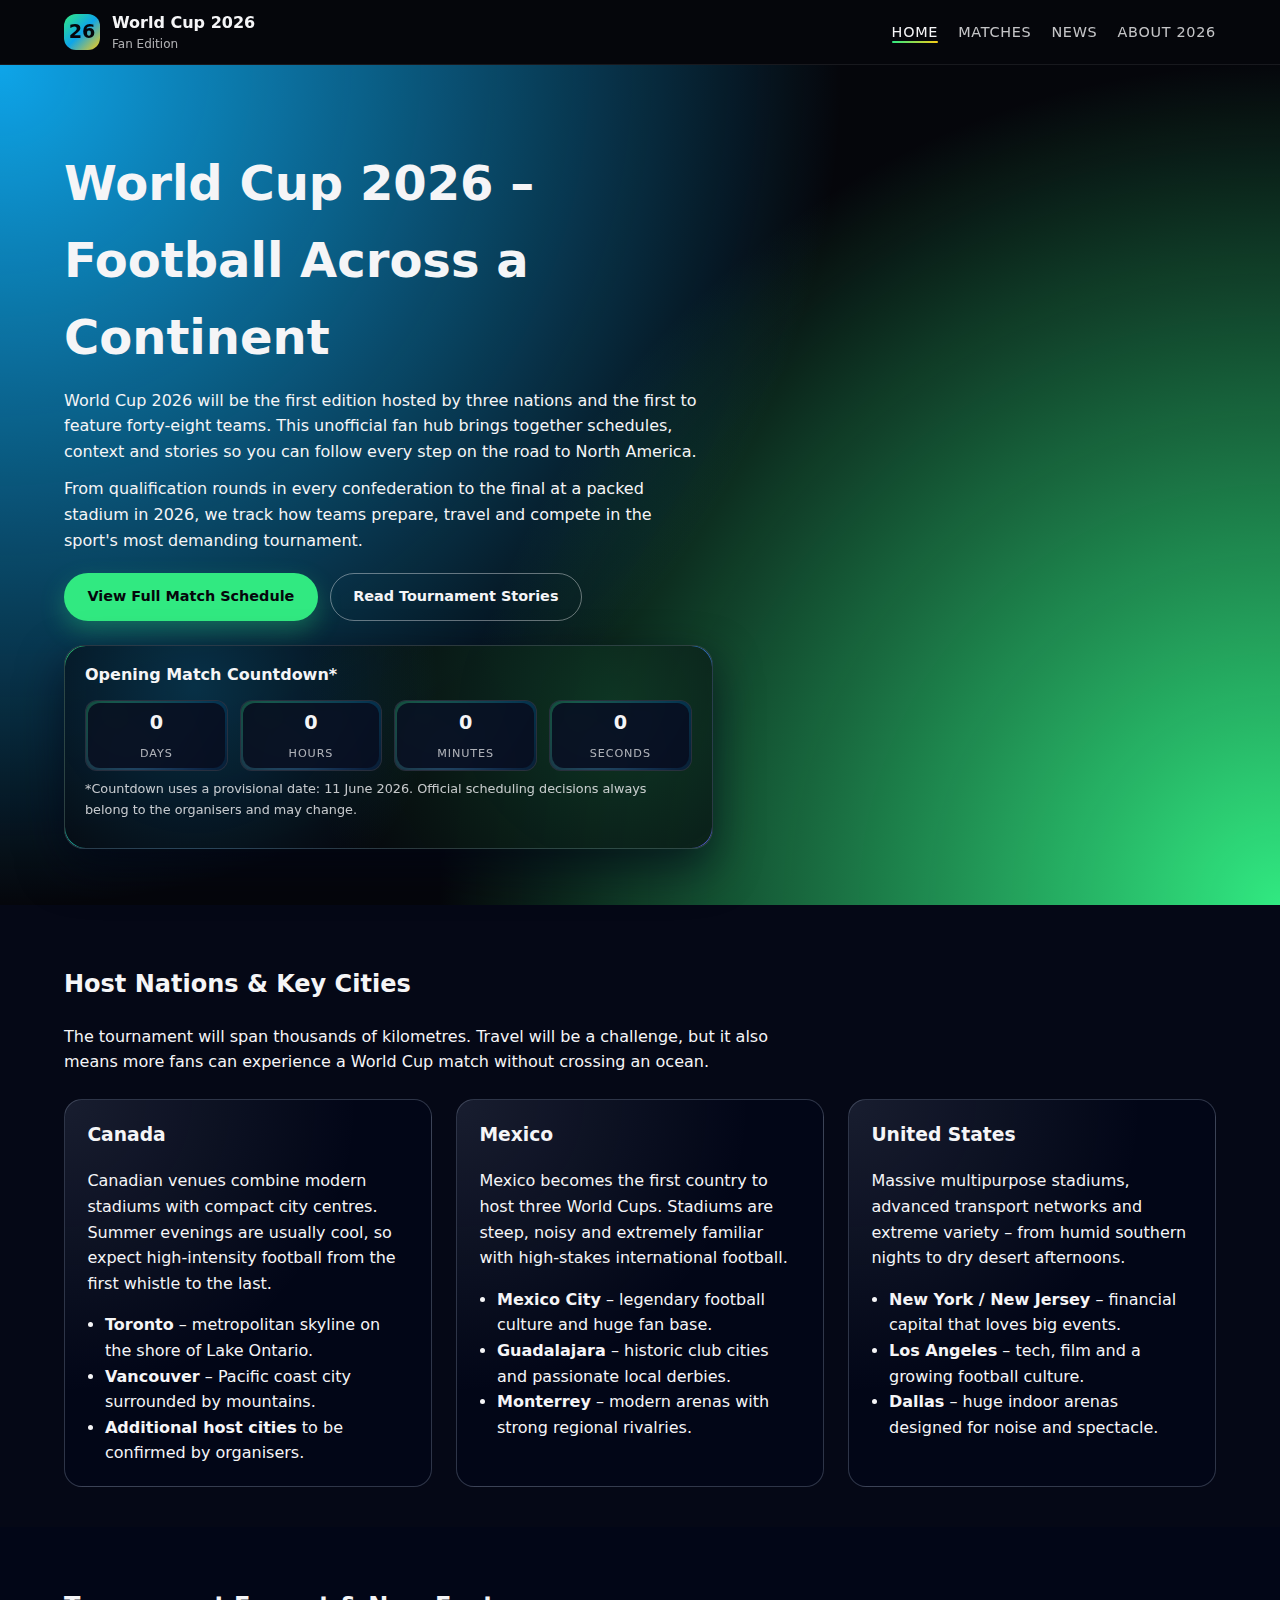
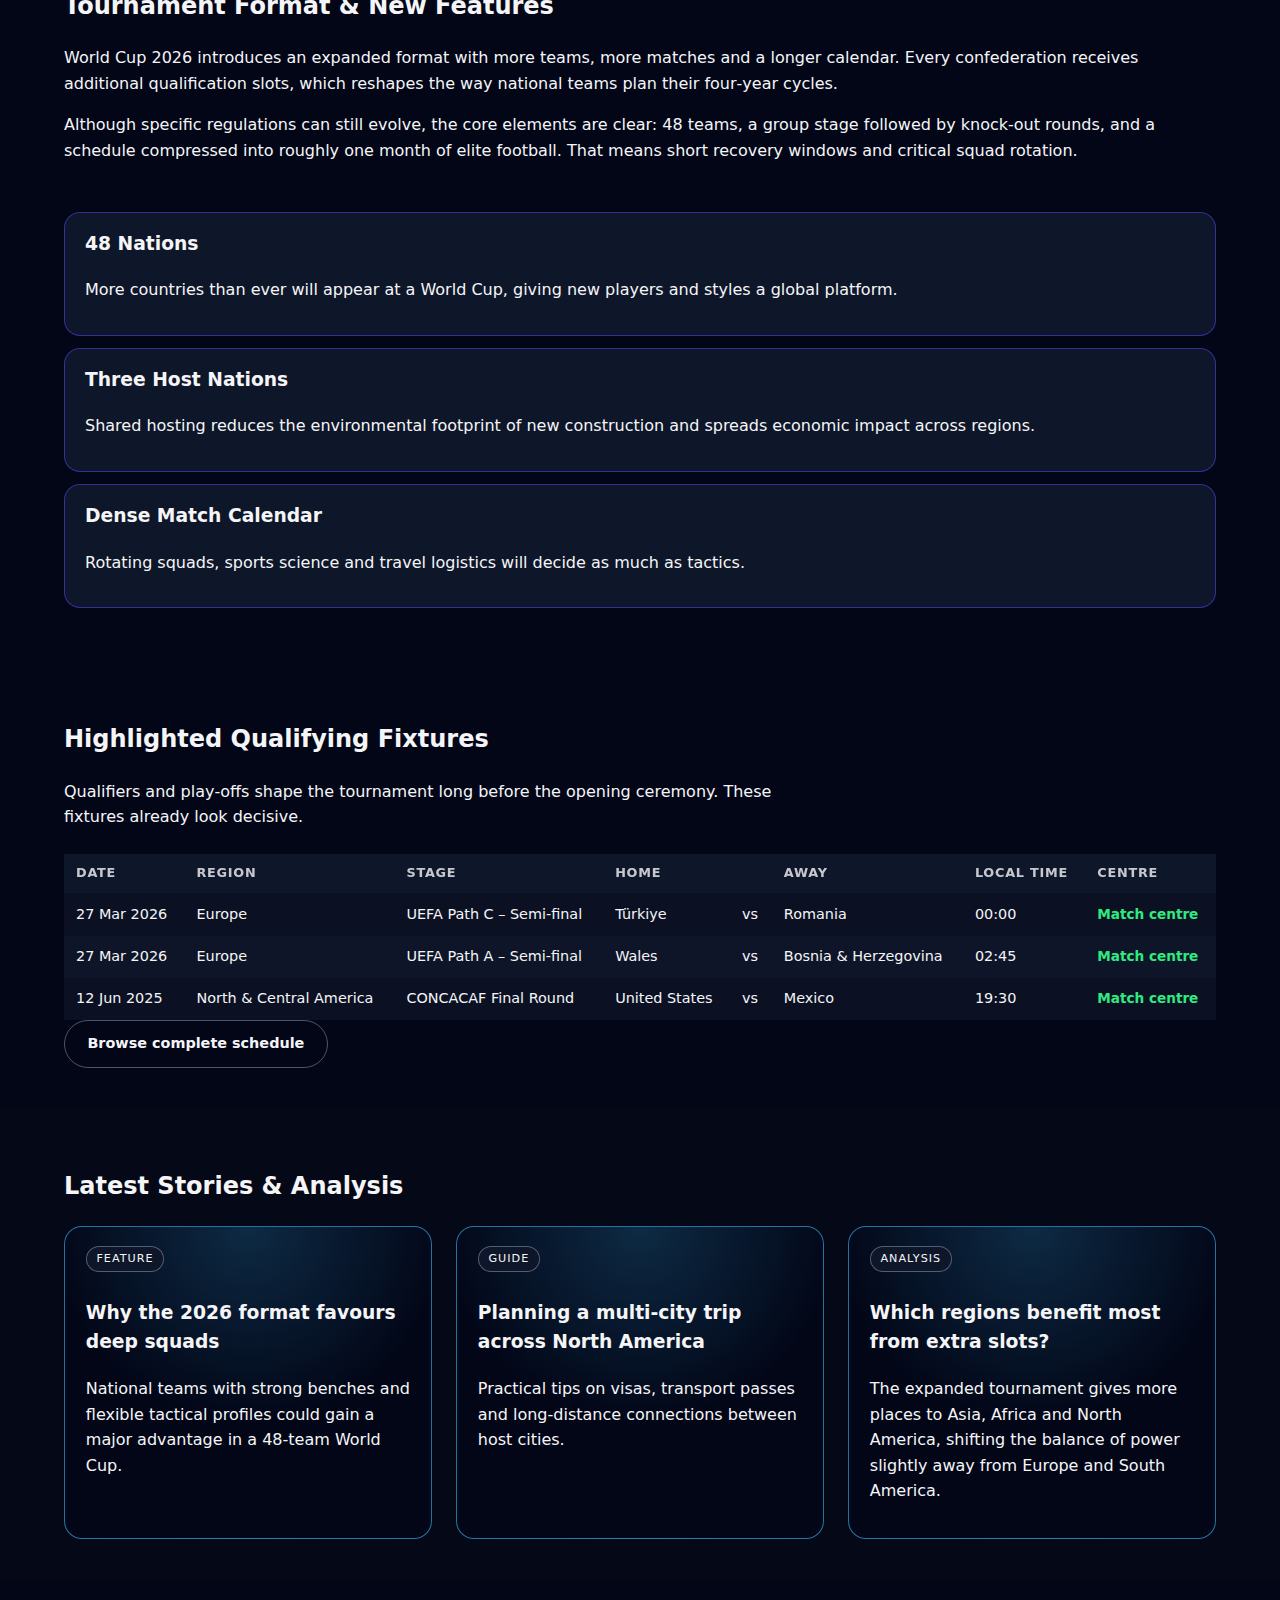
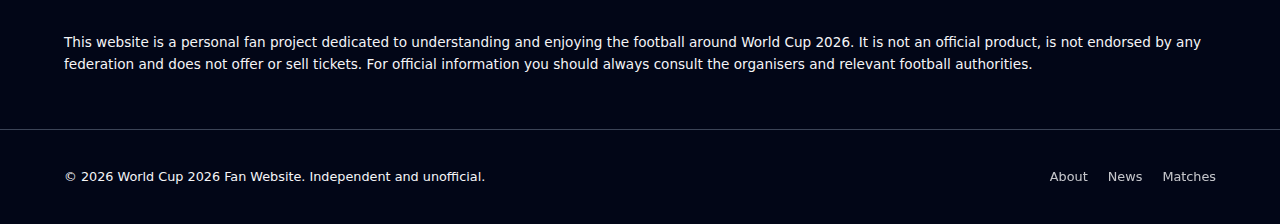
<file: index.html>
<!DOCTYPE html>
<html lang="en">
<head>
  <meta charset="UTF-8">
  <title>World Cup 2026 | Fan Hub, Schedule & Host Cities</title>
  <meta name="viewport" content="width=device-width, initial-scale=1">
  <meta name="description"
        content="Independent World Cup 2026 fan website with match schedule, qualifiers, host cities, news, guides and analysis for the tournament in Canada, Mexico and the United States.">
  <meta name="keywords"
        content="World Cup 2026, football world cup, soccer 2026, match schedule, qualifiers, host cities, Canada, Mexico, USA">
  <link rel="canonical" href="https://www.your-domain.com/">
  <meta name="robots" content="index,follow">

  <meta property="og:title" content="World Cup 2026 | Global Football Championship Fan Hub">
  <meta property="og:description"
        content="Follow the road to World Cup 2026 with fixtures, tables, news and host city guides. Unofficial, independent coverage.">
  <meta property="og:type" content="website">
  <meta property="og:url" content="https://www.your-domain.com/">
  <meta property="og:image" content="https://www.your-domain.com/assets/img/hero-2026.jpg">

  <link rel="stylesheet" href="assets/css/style.css">

  <script type="application/ld+json">
  {
    "@context": "https://schema.org",
    "@type": "WebSite",
    "name": "World Cup 2026",
    "url": "https://www.your-domain.com/",
    "description": "Independent World Cup 2026 fan website with fixtures, news and host city guides.",
    "inLanguage": "en",
    "potentialAction": {
      "@type": "SearchAction",
      "target": "https://www.your-domain.com/search?q={search_term_string}",
      "query-input": "required name=search_term_string"
    }
  }
  </script>
</head>
<body>
<header class="site-header">
  <div class="container header-inner">
    <a href="index.html" class="logo">
      <div class="logo-mark">26</div>
      <div class="logo-text">
        <span class="logo-title">World Cup 2026</span>
        <span class="logo-subtitle">Fan Edition</span>
      </div>
    </a>

    <nav class="main-nav" aria-label="Primary navigation">
      <button class="nav-toggle" aria-label="Toggle navigation">
        <span></span><span></span><span></span>
      </button>
      <ul class="nav-links">
        <li><a href="index.html" class="active">Home</a></li>
        <li><a href="matches.html">Matches</a></li>
        <li><a href="news.html">News</a></li>
        <li><a href="about.html">About 2026</a></li>
      </ul>
    </nav>
  </div>
</header>

<main>
  <!-- HERO -->
  <section class="hero" aria-labelledby="hero-heading">
    <div class="container hero-inner">
      <div class="hero-text">
        <h1 id="hero-heading">World Cup 2026 – Football Across a Continent</h1>
        <p>
          World Cup 2026 will be the first edition hosted by three nations and the first to feature
          forty‑eight teams. This unofficial fan hub brings together schedules, context and stories
          so you can follow every step on the road to North America.
        </p>
        <p>
          From qualification rounds in every confederation to the final at a packed stadium in 2026,
          we track how teams prepare, travel and compete in the sport's most demanding tournament.
        </p>
        <div class="hero-cta">
          <a href="matches.html" class="btn primary">View Full Match Schedule</a>
          <a href="news.html" class="btn secondary">Read Tournament Stories</a>
        </div>

        <div class="countdown" aria-label="Countdown to opening match">
          <h2>Opening Match Countdown*</h2>
          <div class="countdown-grid">
            <div><span id="days">0</span><small>Days</small></div>
            <div><span id="hours">0</span><small>Hours</small></div>
            <div><span id="minutes">0</span><small>Minutes</small></div>
            <div><span id="seconds">0</span><small>Seconds</small></div>
          </div>
          <p class="countdown-note">
            *Countdown uses a provisional date: 11 June 2026. Official scheduling decisions always
            belong to the organisers and may change.
          </p>
        </div>
      </div>

      <figure class="hero-media">
        <div class="hero-panel hero-panel-top"></div>
        <div class="hero-panel hero-panel-mid"></div>
        <div class="hero-panel hero-panel-bottom"></div>
        <figcaption class="visually-hidden">
          Abstract illustration inspired by football, representing three host nations.
        </figcaption>
      </figure>
    </div>
  </section>

  <!-- HOSTS -->
  <section class="hosts" aria-labelledby="hosts-heading">
    <div class="container">
      <h2 id="hosts-heading">Host Nations & Key Cities</h2>
      <p class="section-intro">
        The tournament will span thousands of kilometres. Travel will be a challenge, but it also
        means more fans can experience a World Cup match without crossing an ocean.
      </p>
      <div class="card-grid">
        <article class="card">
          <h3>Canada</h3>
          <p>
            Canadian venues combine modern stadiums with compact city centres. Summer evenings are
            usually cool, so expect high‑intensity football from the first whistle to the last.
          </p>
          <ul>
            <li><strong>Toronto</strong> – metropolitan skyline on the shore of Lake Ontario.</li>
            <li><strong>Vancouver</strong> – Pacific coast city surrounded by mountains.</li>
            <li><strong>Additional host cities</strong> to be confirmed by organisers.</li>
          </ul>
        </article>

        <article class="card">
          <h3>Mexico</h3>
          <p>
            Mexico becomes the first country to host three World Cups. Stadiums are steep,
            noisy and extremely familiar with high‑stakes international football.
          </p>
          <ul>
            <li><strong>Mexico City</strong> – legendary football culture and huge fan base.</li>
            <li><strong>Guadalajara</strong> – historic club cities and passionate local derbies.</li>
            <li><strong>Monterrey</strong> – modern arenas with strong regional rivalries.</li>
          </ul>
        </article>

        <article class="card">
          <h3>United States</h3>
          <p>
            Massive multipurpose stadiums, advanced transport networks and extreme variety –
            from humid southern nights to dry desert afternoons.
          </p>
          <ul>
            <li><strong>New York / New Jersey</strong> – financial capital that loves big events.</li>
            <li><strong>Los Angeles</strong> – tech, film and a growing football culture.</li>
            <li><strong>Dallas</strong> – huge indoor arenas designed for noise and spectacle.</li>
          </ul>
        </article>
      </div>
    </div>
  </section>

  <!-- FORMAT & KEY CHANGES -->
  <section class="format" aria-labelledby="format-heading">
    <div class="container format-inner">
      <div>
        <h2 id="format-heading">Tournament Format & New Features</h2>
        <p>
          World Cup 2026 introduces an expanded format with more teams, more matches and a longer
          calendar. Every confederation receives additional qualification slots, which reshapes
          the way national teams plan their four‑year cycles.
        </p>
        <p>
          Although specific regulations can still evolve, the core elements are clear: 48 teams,
          a group stage followed by knock‑out rounds, and a schedule compressed into roughly one
          month of elite football. That means short recovery windows and critical squad rotation.
        </p>
      </div>
      <div class="format-list">
        <article class="pill">
          <h3>48 Nations</h3>
          <p>
            More countries than ever will appear at a World Cup, giving new players and styles a
            global platform.
          </p>
        </article>
        <article class="pill">
          <h3>Three Host Nations</h3>
          <p>
            Shared hosting reduces the environmental footprint of new construction and spreads
            economic impact across regions.
          </p>
        </article>
        <article class="pill">
          <h3>Dense Match Calendar</h3>
          <p>
            Rotating squads, sports science and travel logistics will decide as much as tactics.
          </p>
        </article>
      </div>
    </div>
  </section>

  <!-- FEATURED MATCHES PREVIEW -->
  <section class="featured-matches" aria-labelledby="featured-matches-heading">
    <div class="container">
      <h2 id="featured-matches-heading">Highlighted Qualifying Fixtures</h2>
      <p class="section-intro">
        Qualifiers and play‑offs shape the tournament long before the opening ceremony.
        These fixtures already look decisive.
      </p>
      <div class="table-wrapper">
        <table class="matches-table">
          <thead>
          <tr>
            <th>Date</th>
            <th>Region</th>
            <th>Stage</th>
            <th>Home</th>
            <th></th>
            <th>Away</th>
            <th>Local Time</th>
            <th>Centre</th>
          </tr>
          </thead>
          <tbody>
          <tr>
            <td>27 Mar 2026</td>
            <td>Europe</td>
            <td>UEFA Path C – Semi-final</td>
            <td>Türkiye</td>
            <td>vs</td>
            <td>Romania</td>
            <td>00:00</td>
            <td><a href="match-detail.html" class="link-more">Match centre</a></td>
          </tr>
          <tr>
            <td>27 Mar 2026</td>
            <td>Europe</td>
            <td>UEFA Path A – Semi-final</td>
            <td>Wales</td>
            <td>vs</td>
            <td>Bosnia &amp; Herzegovina</td>
            <td>02:45</td>
            <td><a href="match-detail.html" class="link-more">Match centre</a></td>
          </tr>
          <tr>
            <td>12 Jun 2025</td>
            <td>North &amp; Central America</td>
            <td>CONCACAF Final Round</td>
            <td>United States</td>
            <td>vs</td>
            <td>Mexico</td>
            <td>19:30</td>
            <td><a href="match-detail.html" class="link-more">Match centre</a></td>
          </tr>
          </tbody>
        </table>
      </div>
      <div class="section-footer">
        <a href="matches.html" class="btn ghost">Browse complete schedule</a>
      </div>
    </div>
  </section>

  <!-- LATEST NEWS -->
  <section class="latest-news" aria-labelledby="latest-news-heading">
    <div class="container">
      <h2 id="latest-news-heading">Latest Stories & Analysis</h2>
      <div class="card-grid news-grid">
        <article class="news-card">
          <div class="news-tag">Feature</div>
          <h3><a href="news.html">Why the 2026 format favours deep squads</a></h3>
          <p>
            National teams with strong benches and flexible tactical profiles could gain a major
            advantage in a 48‑team World Cup.
          </p>
        </article>
        <article class="news-card">
          <div class="news-tag">Guide</div>
          <h3><a href="news.html">Planning a multi‑city trip across North America</a></h3>
          <p>
            Practical tips on visas, transport passes and long‑distance connections between host
            cities.
          </p>
        </article>
        <article class="news-card">
          <div class="news-tag">Analysis</div>
          <h3><a href="news.html">Which regions benefit most from extra slots?</a></h3>
          <p>
            The expanded tournament gives more places to Asia, Africa and North America, shifting
            the balance of power slightly away from Europe and South America.
          </p>
        </article>
      </div>
    </div>
  </section>

  <!-- DISCLAIMER -->
  <section class="disclaimer" aria-label="Legal disclaimer">
    <div class="container">
      <p>
        This website is a personal fan project dedicated to understanding and enjoying the football
        around World Cup 2026. It is not an official product, is not endorsed by any federation and
        does not offer or sell tickets. For official information you should always consult the
        organisers and relevant football authorities.
      </p>
    </div>
  </section>
</main>

<footer class="site-footer">
  <div class="container footer-inner">
    <p>&copy; <span id="year"></span> World Cup 2026 Fan Website. Independent and unofficial.</p>
    <nav aria-label="Footer navigation">
      <a href="about.html">About</a>
      <a href="news.html">News</a>
      <a href="matches.html">Matches</a>
    </nav>
  </div>
</footer>

<script src="assets/js/main.js"></script>
</body>
</html>
</file>
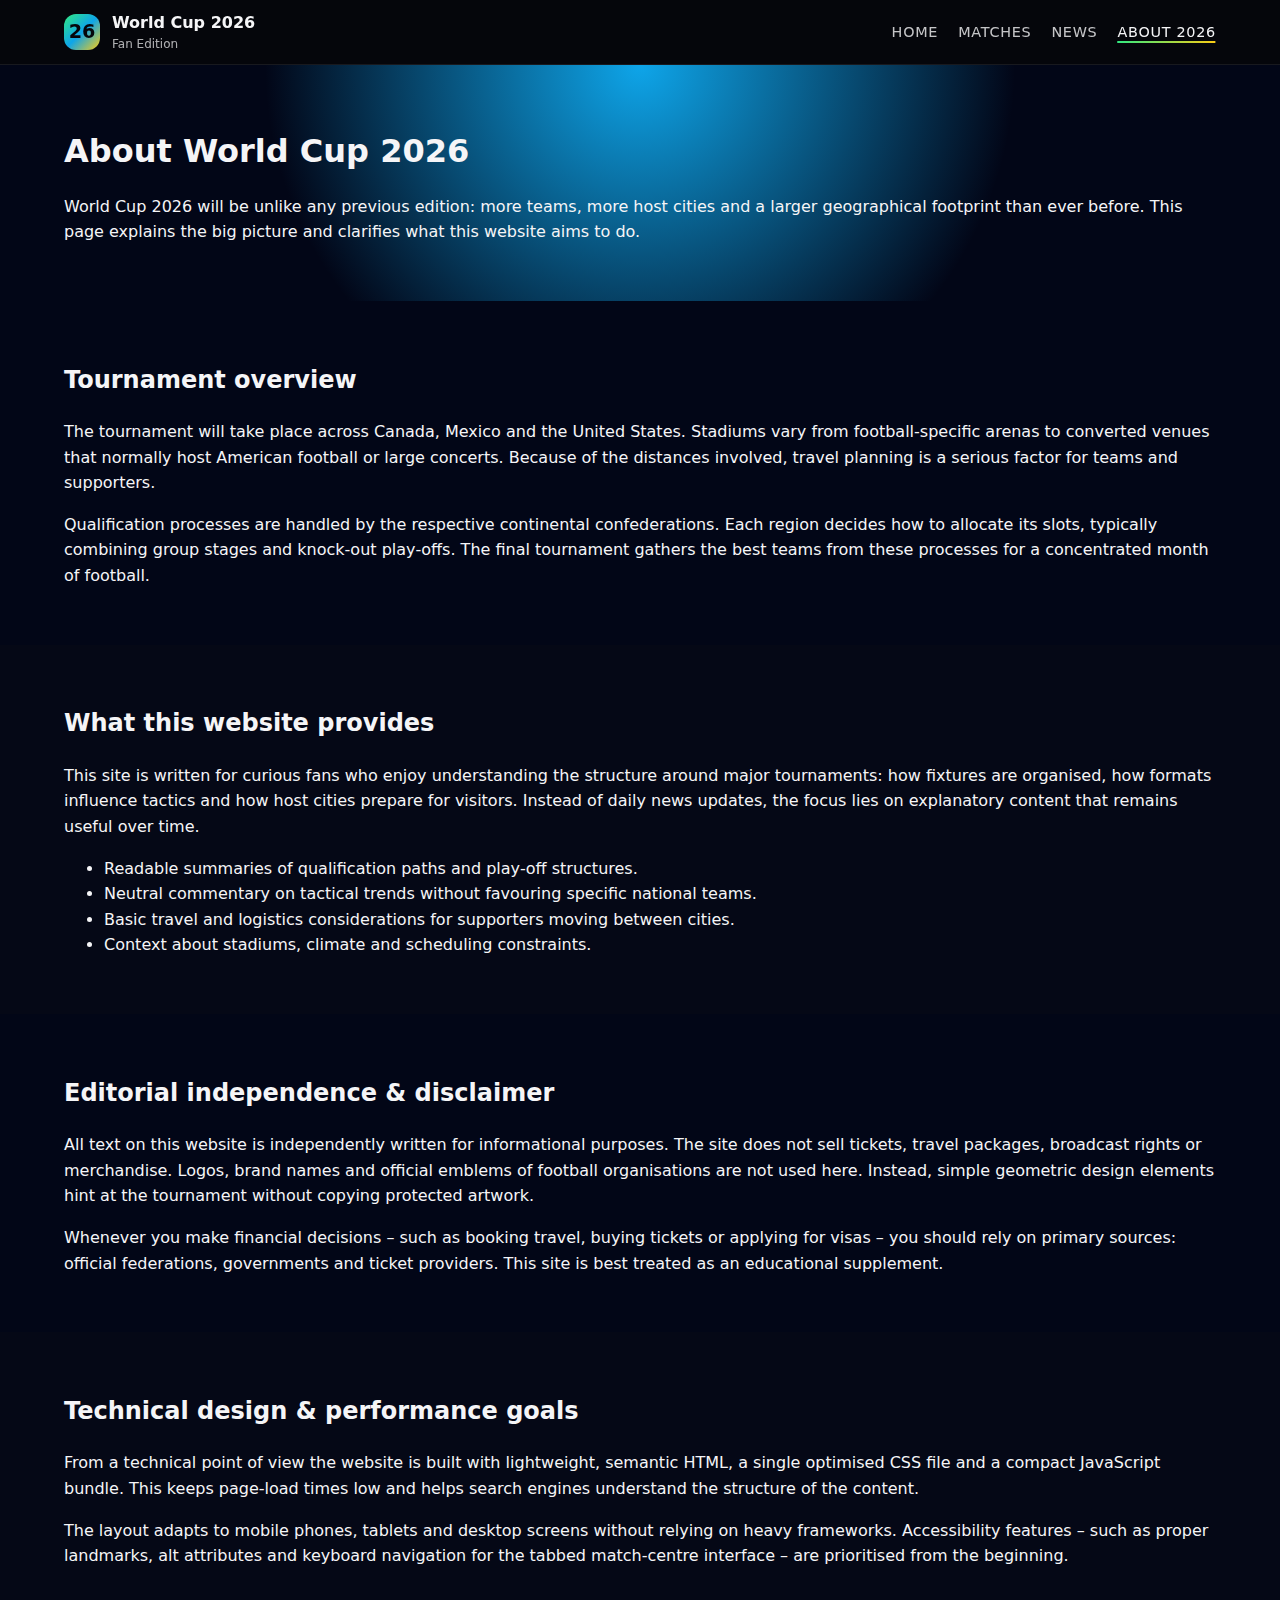
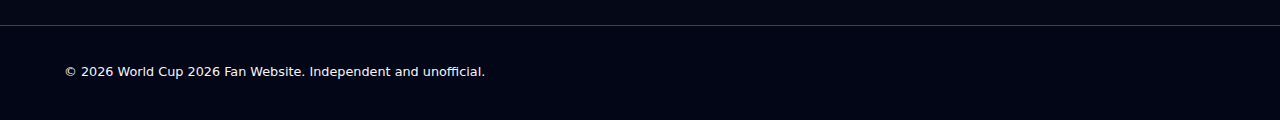
<file: about.html>
<!DOCTYPE html>
<html lang="en">
<head>
  <meta charset="UTF-8">
  <title>About World Cup 2026 & This Fan Website</title>
  <meta name="viewport" content="width=device-width, initial-scale=1">
  <meta name="description"
        content="Background information on World Cup 2026 and the independent fan website that documents the tournament's build-up.">
  <link rel="canonical" href="https://worldcup2026.click/about.html">
  <link rel="stylesheet" href="assets/css/style.css">
  <link rel="icon" type="image/svg+xml" href="/favicon.svg" sizes="any">
  <link rel="shortcut icon" href="/favicon.ico" type="image/x-icon">
</head>
<body>
<header class="site-header">
  <div class="container header-inner">
    <a href="index.html" class="logo">
      <div class="logo-mark">26</div>
      <div class="logo-text">
        <span class="logo-title">World Cup 2026</span>
        <span class="logo-subtitle">Fan Edition</span>
      </div>
    </a>
    <nav class="main-nav" aria-label="Primary navigation">
      <button class="nav-toggle" aria-label="Toggle navigation">
        <span></span><span></span><span></span>
      </button>
      <ul class="nav-links">
        <li><a href="index.html">Home</a></li>
        <li><a href="matches.html">Matches</a></li>
        <li><a href="news.html">News</a></li>
        <li><a href="about.html" class="active">About 2026</a></li>
      </ul>
    </nav>
  </div>
</header>

<main>
  <section class="page-header">
    <div class="container">
      <h1>About World Cup 2026</h1>
      <p>
        World Cup 2026 will be unlike any previous edition: more teams, more host cities and a
        larger geographical footprint than ever before. This page explains the big picture and
        clarifies what this website aims to do.
      </p>
    </div>
  </section>

  <section class="info-block">
    <div class="container">
      <h2>Tournament overview</h2>
      <p>
        The tournament will take place across Canada, Mexico and the United States. Stadiums vary
        from football‑specific arenas to converted venues that normally host American football or
        large concerts. Because of the distances involved, travel planning is a serious factor for
        teams and supporters.
      </p>
      <p>
        Qualification processes are handled by the respective continental confederations. Each
        region decides how to allocate its slots, typically combining group stages and knock‑out
        play‑offs. The final tournament gathers the best teams from these processes for a
        concentrated month of football.
      </p>
    </div>
  </section>

  <section class="info-block alt">
    <div class="container">
      <h2>What this website provides</h2>
      <p>
        This site is written for curious fans who enjoy understanding the structure around major
        tournaments: how fixtures are organised, how formats influence tactics and how host cities
        prepare for visitors. Instead of daily news updates, the focus lies on explanatory content
        that remains useful over time.
      </p>
      <ul>
        <li>Readable summaries of qualification paths and play‑off structures.</li>
        <li>Neutral commentary on tactical trends without favouring specific national teams.</li>
        <li>Basic travel and logistics considerations for supporters moving between cities.</li>
        <li>Context about stadiums, climate and scheduling constraints.</li>
      </ul>
    </div>
  </section>

  <section class="info-block">
    <div class="container">
      <h2>Editorial independence & disclaimer</h2>
      <p>
        All text on this website is independently written for informational purposes. The site
        does not sell tickets, travel packages, broadcast rights or merchandise. Logos, brand
        names and official emblems of football organisations are not used here. Instead, simple
        geometric design elements hint at the tournament without copying protected artwork.
      </p>
      <p>
        Whenever you make financial decisions – such as booking travel, buying tickets or applying
        for visas – you should rely on primary sources: official federations, governments and
        ticket providers. This site is best treated as an educational supplement.
      </p>
    </div>
  </section>

  <section class="info-block alt">
    <div class="container">
      <h2>Technical design & performance goals</h2>
      <p>
        From a technical point of view the website is built with lightweight, semantic HTML, a
        single optimised CSS file and a compact JavaScript bundle. This keeps page‑load times low
        and helps search engines understand the structure of the content.
      </p>
      <p>
        The layout adapts to mobile phones, tablets and desktop screens without relying on heavy
        frameworks. Accessibility features – such as proper landmarks, alt attributes and keyboard
        navigation for the tabbed match‑centre interface – are prioritised from the beginning.
      </p>
    </div>
  </section>
</main>

<footer class="site-footer">
  <div class="container footer-inner">
    <p>&copy; <span id="year"></span> World Cup 2026 Fan Website. Independent and unofficial.</p>
  </div>
</footer>

<script src="assets/js/main.js"></script>
</body>
</html>
</file>
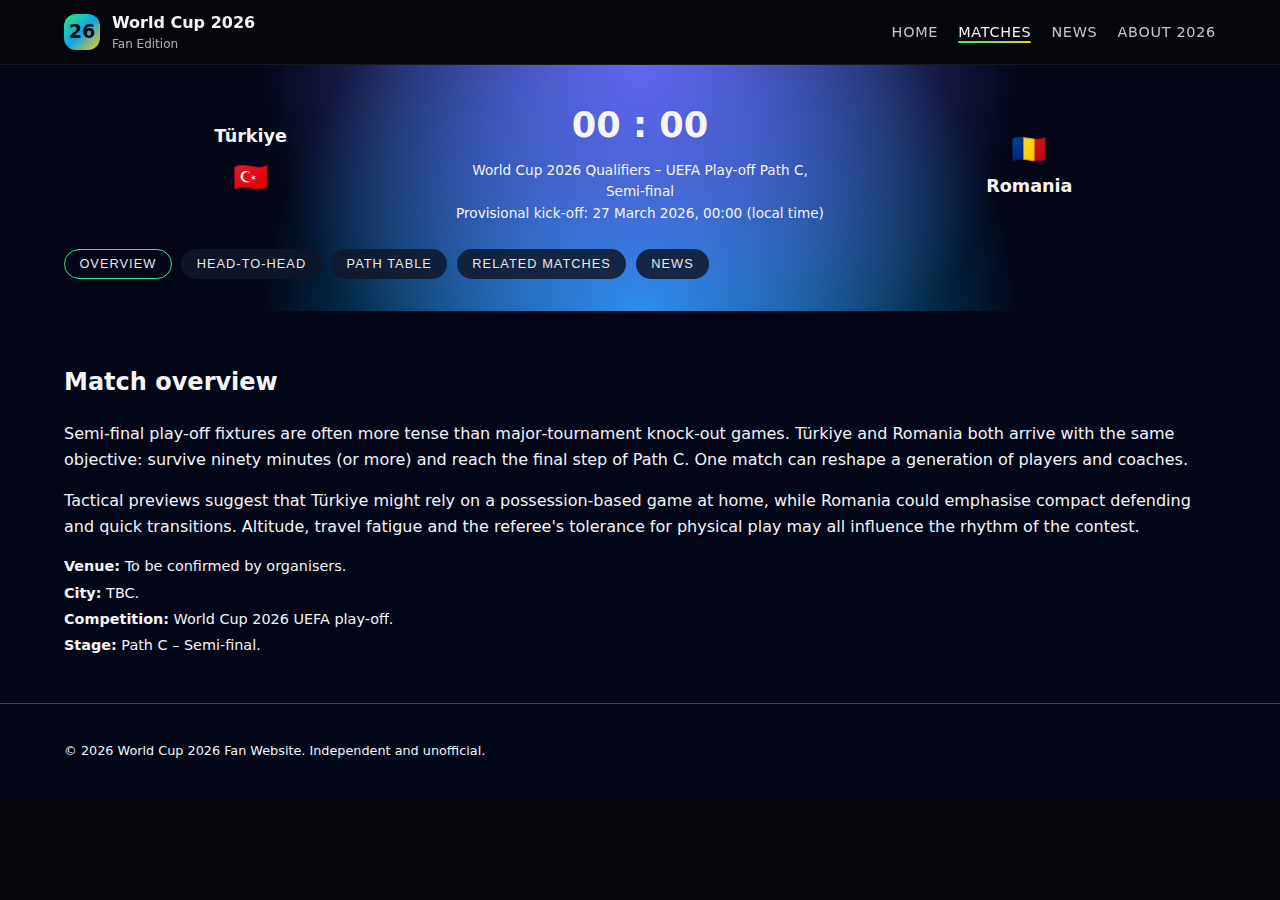
<file: match-detail.html>
<!DOCTYPE html>
<html lang="en">
<head>
  <meta charset="UTF-8">
  <title>Türkiye vs Romania | World Cup 2026 Qualifiers Match Centre</title>
  <meta name="viewport" content="width=device-width, initial-scale=1">
  <meta name="description"
        content="Detailed match centre for Türkiye vs Romania in the World Cup 2026 UEFA play-off path, including head-to-head stats and related fixtures.">
  <link rel="canonical" href="https://worldcup2026.click/match-detail.html">
  <link rel="stylesheet" href="assets/css/style.css">
</head>
<body>
<header class="site-header">
  <div class="container header-inner">
    <a href="index.html" class="logo">
      <div class="logo-mark">26</div>
      <div class="logo-text">
        <span class="logo-title">World Cup 2026</span>
        <span class="logo-subtitle">Fan Edition</span>
      </div>
    </a>
    <nav class="main-nav" aria-label="Primary navigation">
      <button class="nav-toggle" aria-label="Toggle navigation">
        <span></span><span></span><span></span>
      </button>
      <ul class="nav-links">
        <li><a href="index.html">Home</a></li>
        <li><a href="matches.html" class="active">Matches</a></li>
        <li><a href="news.html">News</a></li>
        <li><a href="about.html">About 2026</a></li>
      </ul>
    </nav>
  </div>
</header>

<main class="match-centre">
  <section class="match-hero" aria-label="Match overview">
    <div class="container match-hero-inner">
      <div class="team team-home">
        <span class="team-name">Türkiye</span>
        <span class="flag" aria-label="Flag of Türkiye">🇹🇷</span>
      </div>

      <div class="match-score">
        <span class="score">00 : 00</span>
        <p class="match-info">
          World Cup 2026 Qualifiers – UEFA Play-off Path C, Semi-final<br>
          Provisional kick-off: 27 March 2026, 00:00 (local time)
        </p>
      </div>

      <div class="team team-away">
        <span class="flag" aria-label="Flag of Romania">🇷🇴</span>
        <span class="team-name">Romania</span>
      </div>
    </div>

    <div class="match-tabs container">
      <button class="tab-link active" data-tab="overview">Overview</button>
      <button class="tab-link" data-tab="stats">Head-to-head</button>
      <button class="tab-link" data-tab="table">Path table</button>
      <button class="tab-link" data-tab="related">Related matches</button>
      <button class="tab-link" data-tab="news">News</button>
    </div>
  </section>

  <section id="overview" class="tab-panel active">
    <div class="container">
      <h2>Match overview</h2>
      <p>
        Semi‑final play‑off fixtures are often more tense than major‑tournament knock‑out games.
        Türkiye and Romania both arrive with the same objective: survive ninety minutes (or more) and
        reach the final step of Path C. One match can reshape a generation of players and coaches.
      </p>
      <p>
        Tactical previews suggest that Türkiye might rely on a possession‑based game at home,
        while Romania could emphasise compact defending and quick transitions. Altitude, travel
        fatigue and the referee's tolerance for physical play may all influence the rhythm of the
        contest.
      </p>

      <ul class="match-meta">
        <li><strong>Venue:</strong> To be confirmed by organisers.</li>
        <li><strong>City:</strong> TBC.</li>
        <li><strong>Competition:</strong> World Cup 2026 UEFA play-off.</li>
        <li><strong>Stage:</strong> Path C – Semi-final.</li>
      </ul>
    </div>
  </section>

  <section id="stats" class="tab-panel">
    <div class="container">
      <h2>Head-to-head record</h2>
      <p>
        Historical results never guarantee a future outcome, but they do reveal patterns. Over
        recent decades, Romania have enjoyed a slight edge in direct meetings, especially in
        competitive qualifiers.
      </p>
      <div class="h2h-grid">
        <div>
          <h3>Türkiye</h3>
          <p class="big-number">2</p>
          <p>Wins in last five meetings</p>
        </div>
        <div>
          <h3>Draws</h3>
          <p class="big-number">0</p>
          <p>Draws in last five meetings</p>
        </div>
        <div>
          <h3>Romania</h3>
          <p class="big-number">3</p>
          <p>Wins in last five meetings</p>
        </div>
      </div>

      <div class="table-wrapper">
        <table class="matches-table">
          <thead>
          <tr>
            <th>Date</th>
            <th>Competition</th>
            <th>Home</th>
            <th></th>
            <th>Away</th>
            <th>Score</th>
          </tr>
          </thead>
          <tbody>
          <tr>
            <td>11 Sep 2013</td>
            <td>World Cup Qualifier</td>
            <td>Romania</td>
            <td>vs</td>
            <td>Türkiye</td>
            <td>0 – 2</td>
          </tr>
          <tr>
            <td>13 Oct 2012</td>
            <td>World Cup Qualifier</td>
            <td>Türkiye</td>
            <td>vs</td>
            <td>Romania</td>
            <td>0 – 1</td>
          </tr>
          <tr>
            <td>13 Nov 1985</td>
            <td>Qualifier</td>
            <td>Türkiye</td>
            <td>vs</td>
            <td>Romania</td>
            <td>1 – 3</td>
          </tr>
          <tr>
            <td>03 Apr 1985</td>
            <td>Qualifier</td>
            <td>Romania</td>
            <td>vs</td>
            <td>Türkiye</td>
            <td>3 – 0</td>
          </tr>
          <tr>
            <td>23 Oct 1965</td>
            <td>Qualifier</td>
            <td>Türkiye</td>
            <td>vs</td>
            <td>Romania</td>
            <td>2 – 1</td>
          </tr>
          </tbody>
        </table>
      </div>
    </div>
  </section>

  <section id="table" class="tab-panel">
    <div class="container">
      <h2>Play-off Path C snapshot</h2>
      <p>
        The winner of this tie faces the victor of Slovakia vs Kosovo. Only one of the four will
        qualify for the final tournament, underlining the high‑risk nature of the play‑off model.
      </p>
      <div class="table-wrapper">
        <table class="matches-table">
          <thead>
          <tr>
            <th>Team</th>
            <th>P</th>
            <th>W</th>
            <th>D</th>
            <th>L</th>
            <th>GF</th>
            <th>GA</th>
            <th>GD</th>
            <th>Points</th>
          </tr>
          </thead>
          <tbody>
          <tr>
            <td>Türkiye</td>
            <td>0</td><td>0</td><td>0</td><td>0</td><td>0</td><td>0</td><td>0</td><td>0</td>
          </tr>
          <tr>
            <td>Romania</td>
            <td>0</td><td>0</td><td>0</td><td>0</td><td>0</td><td>0</td><td>0</td><td>0</td>
          </tr>
          <tr>
            <td>Slovakia</td>
            <td>0</td><td>0</td><td>0</td><td>0</td><td>0</td><td>0</td><td>0</td><td>0</td>
          </tr>
          <tr>
            <td>Kosovo</td>
            <td>0</td><td>0</td><td>0</td><td>0</td><td>0</td><td>0</td><td>0</td><td>0</td>
          </tr>
          </tbody>
        </table>
      </div>
    </div>
  </section>

  <section id="related" class="tab-panel">
    <div class="container">
      <h2>Related play-off fixtures</h2>
      <ul class="related-matches-list">
        <li><strong>Wales vs Bosnia and Herzegovina</strong> – Path A Semi-final – 27 Mar 2026 – 02:45</li>
        <li><strong>Czechia vs Republic of Ireland</strong> – Path D Semi-final – 27 Mar 2026 – 02:45</li>
        <li><strong>Italy vs Northern Ireland</strong> – Path A Semi-final – 27 Mar 2026 – 02:45</li>
        <li><strong>Path C Final</strong> – Winner Türkiye/Romania vs Winner Slovakia/Kosovo – 31 Mar 2026 – Time TBC</li>
      </ul>
      <p>
        Play-off paths compress international drama into a small set of fixtures. For some players,
        these dates will define their entire international career.
      </p>
    </div>
  </section>

  <section id="news" class="tab-panel">
    <div class="container">
      <h2>News around this fixture</h2>
      <p>
        In the build‑up to the match, local media often focus on tactical debates, squad selection
        controversies and ticket demand. Analytical pieces look at expected‑goals models and how
        both sides have handled high‑pressure games in recent years.
      </p>
      <p>
        We collect selected headlines, long‑read features and fan‑focused content in our news
        section. Use it as a starting point for deeper research rather than as a substitute for
        original reporting.
      </p>
      <a href="news.html" class="btn ghost">Go to News hub</a>
    </div>
  </section>
</main>

<footer class="site-footer">
  <div class="container footer-inner">
    <p>&copy; <span id="year"></span> World Cup 2026 Fan Website. Independent and unofficial.</p>
  </div>
</footer>

<script src="assets/js/main.js"></script>
</body>
</html>
</file>
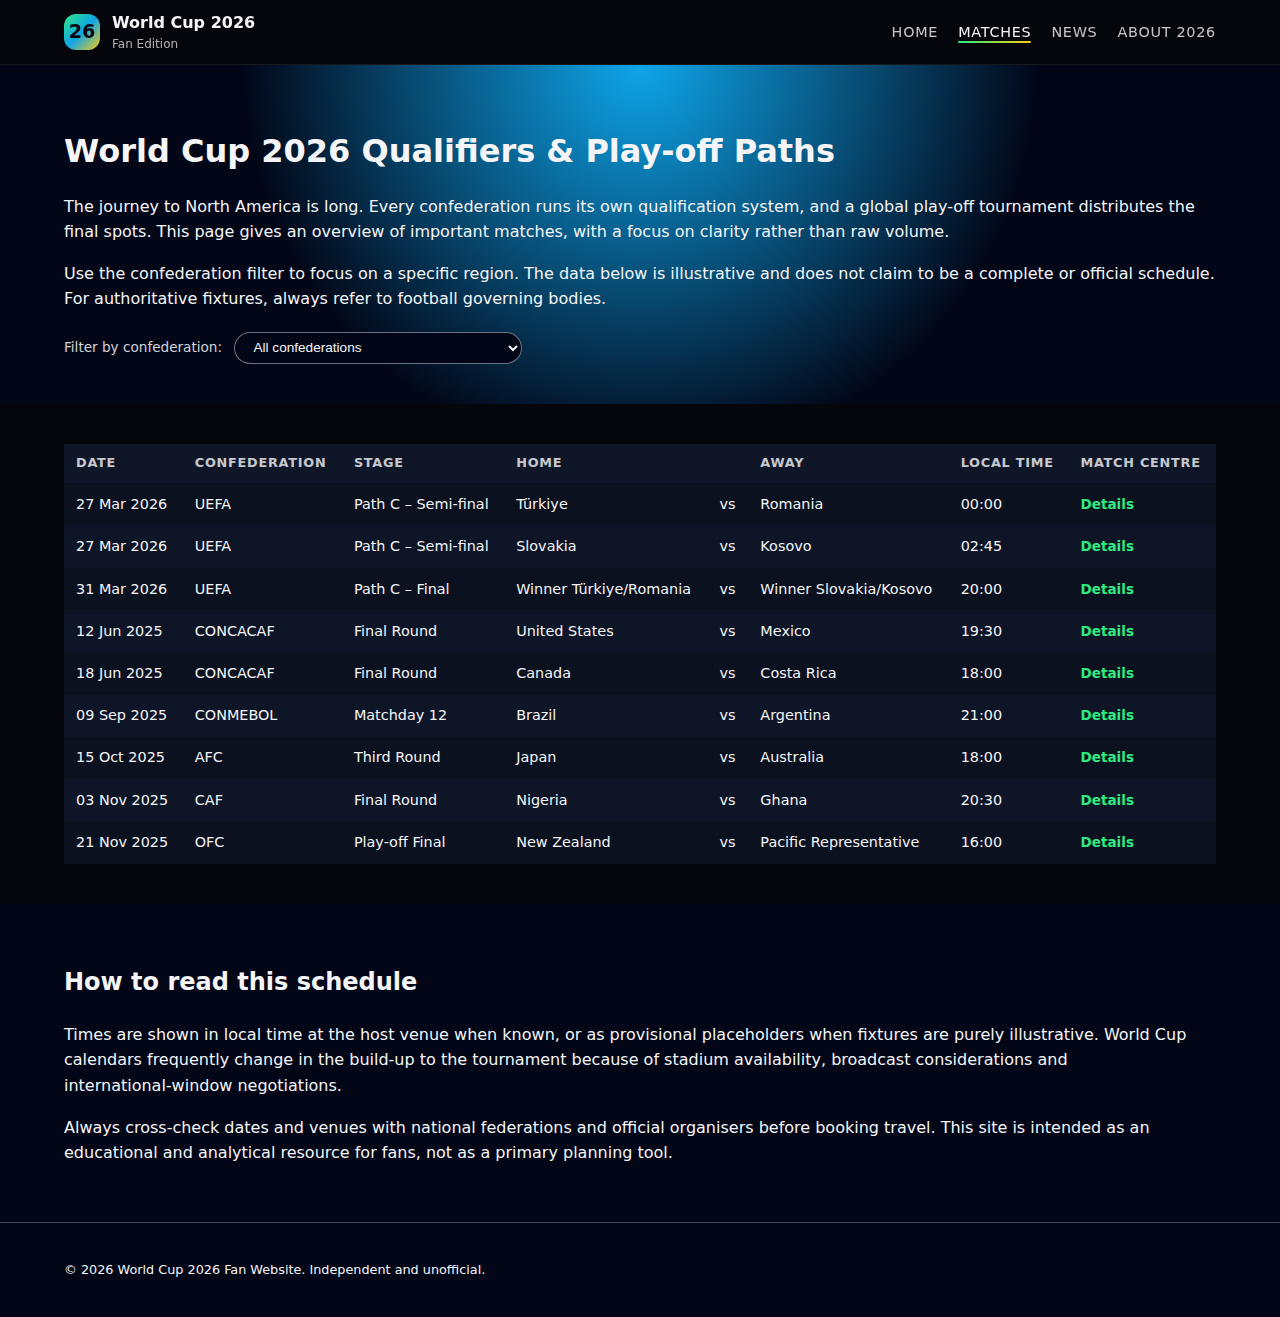
<file: matches.html>
<!DOCTYPE html>
<html lang="en">
<head>
  <meta charset="UTF-8">
  <title>World Cup 2026 Matches & Qualifiers | Full Schedule</title>
  <meta name="viewport" content="width=device-width, initial-scale=1">
  <meta name="description"
        content="Comprehensive World Cup 2026 schedule: qualifiers, play-off paths and key fixtures from every confederation.">
  <link rel="canonical" href="https://worldcup2026.click/matches.html">
  <link rel="stylesheet" href="assets/css/style.css">
  <link rel="icon" type="image/svg+xml" href="/favicon.svg" sizes="any">
  <link rel="shortcut icon" href="/favicon.ico" type="image/x-icon">
</head>
<body>
<header class="site-header">
  <div class="container header-inner">
    <a href="index.html" class="logo">
      <div class="logo-mark">26</div>
      <div class="logo-text">
        <span class="logo-title">World Cup 2026</span>
        <span class="logo-subtitle">Fan Edition</span>
      </div>
    </a>
    <nav class="main-nav" aria-label="Primary navigation">
      <button class="nav-toggle" aria-label="Toggle navigation">
        <span></span><span></span><span></span>
      </button>
      <ul class="nav-links">
        <li><a href="index.html">Home</a></li>
        <li><a href="matches.html" class="active">Matches</a></li>
        <li><a href="news.html">News</a></li>
        <li><a href="about.html">About 2026</a></li>
      </ul>
    </nav>
  </div>
</header>

<main>
  <section class="page-header">
    <div class="container">
      <h1>World Cup 2026 Qualifiers & Play-off Paths</h1>
      <p>
        The journey to North America is long. Every confederation runs its own qualification system,
        and a global play‑off tournament distributes the final spots. This page gives an overview of
        important matches, with a focus on clarity rather than raw volume.
      </p>
      <p>
        Use the confederation filter to focus on a specific region. The data below is illustrative and
        does not claim to be a complete or official schedule. For authoritative fixtures, always refer
        to football governing bodies.
      </p>

      <div class="filters">
        <label for="confed-select">Filter by confederation:</label>
        <select id="confed-select">
          <option value="all">All confederations</option>
          <option value="uefa">UEFA (Europe)</option>
          <option value="conmebol">CONMEBOL (South America)</option>
          <option value="concacaf">CONCACAF (North &amp; Central America)</option>
          <option value="afc">AFC (Asia)</option>
          <option value="caf">CAF (Africa)</option>
          <option value="ofc">OFC (Oceania)</option>
        </select>
      </div>
    </div>
  </section>

  <section class="matches-list" aria-label="Upcoming World Cup qualifiers">
    <div class="container table-wrapper">
      <table class="matches-table" id="matches-table">
        <thead>
        <tr>
          <th>Date</th>
          <th>Confederation</th>
          <th>Stage</th>
          <th>Home</th>
          <th></th>
          <th>Away</th>
          <th>Local Time</th>
          <th>Match Centre</th>
        </tr>
        </thead>
        <tbody>
        <tr data-confed="uefa">
          <td>27 Mar 2026</td>
          <td>UEFA</td>
          <td>Path C – Semi-final</td>
          <td>Türkiye</td>
          <td>vs</td>
          <td>Romania</td>
          <td>00:00</td>
          <td><a href="match-detail.html" class="link-more">Details</a></td>
        </tr>
        <tr data-confed="uefa">
          <td>27 Mar 2026</td>
          <td>UEFA</td>
          <td>Path C – Semi-final</td>
          <td>Slovakia</td>
          <td>vs</td>
          <td>Kosovo</td>
          <td>02:45</td>
          <td><a href="match-detail.html" class="link-more">Details</a></td>
        </tr>
        <tr data-confed="uefa">
          <td>31 Mar 2026</td>
          <td>UEFA</td>
          <td>Path C – Final</td>
          <td>Winner Türkiye/Romania</td>
          <td>vs</td>
          <td>Winner Slovakia/Kosovo</td>
          <td>20:00</td>
          <td><a href="match-detail.html" class="link-more">Details</a></td>
        </tr>
        <tr data-confed="concacaf">
          <td>12 Jun 2025</td>
          <td>CONCACAF</td>
          <td>Final Round</td>
          <td>United States</td>
          <td>vs</td>
          <td>Mexico</td>
          <td>19:30</td>
          <td><a href="match-detail.html" class="link-more">Details</a></td>
        </tr>
        <tr data-confed="concacaf">
          <td>18 Jun 2025</td>
          <td>CONCACAF</td>
          <td>Final Round</td>
          <td>Canada</td>
          <td>vs</td>
          <td>Costa Rica</td>
          <td>18:00</td>
          <td><a href="match-detail.html" class="link-more">Details</a></td>
        </tr>
        <tr data-confed="conmebol">
          <td>09 Sep 2025</td>
          <td>CONMEBOL</td>
          <td>Matchday 12</td>
          <td>Brazil</td>
          <td>vs</td>
          <td>Argentina</td>
          <td>21:00</td>
          <td><a href="match-detail.html" class="link-more">Details</a></td>
        </tr>
        <tr data-confed="afc">
          <td>15 Oct 2025</td>
          <td>AFC</td>
          <td>Third Round</td>
          <td>Japan</td>
          <td>vs</td>
          <td>Australia</td>
          <td>18:00</td>
          <td><a href="match-detail.html" class="link-more">Details</a></td>
        </tr>
        <tr data-confed="caf">
          <td>03 Nov 2025</td>
          <td>CAF</td>
          <td>Final Round</td>
          <td>Nigeria</td>
          <td>vs</td>
          <td>Ghana</td>
          <td>20:30</td>
          <td><a href="match-detail.html" class="link-more">Details</a></td>
        </tr>
        <tr data-confed="ofc">
          <td>21 Nov 2025</td>
          <td>OFC</td>
          <td>Play-off Final</td>
          <td>New Zealand</td>
          <td>vs</td>
          <td>Pacific Representative</td>
          <td>16:00</td>
          <td><a href="match-detail.html" class="link-more">Details</a></td>
        </tr>
        </tbody>
      </table>
    </div>
  </section>

  <section class="info-block">
    <div class="container">
      <h2>How to read this schedule</h2>
      <p>
        Times are shown in local time at the host venue when known, or as provisional placeholders
        when fixtures are purely illustrative. World Cup calendars frequently change in the build‑up
        to the tournament because of stadium availability, broadcast considerations and
        international‑window negotiations.
      </p>
      <p>
        Always cross‑check dates and venues with national federations and official organisers before
        booking travel. This site is intended as an educational and analytical resource for fans,
        not as a primary planning tool.
      </p>
    </div>
  </section>
</main>

<footer class="site-footer">
  <div class="container footer-inner">
    <p>&copy; <span id="year"></span> World Cup 2026 Fan Website. Independent and unofficial.</p>
  </div>
</footer>

<script src="assets/js/main.js"></script>
</body>
</html>
</file>
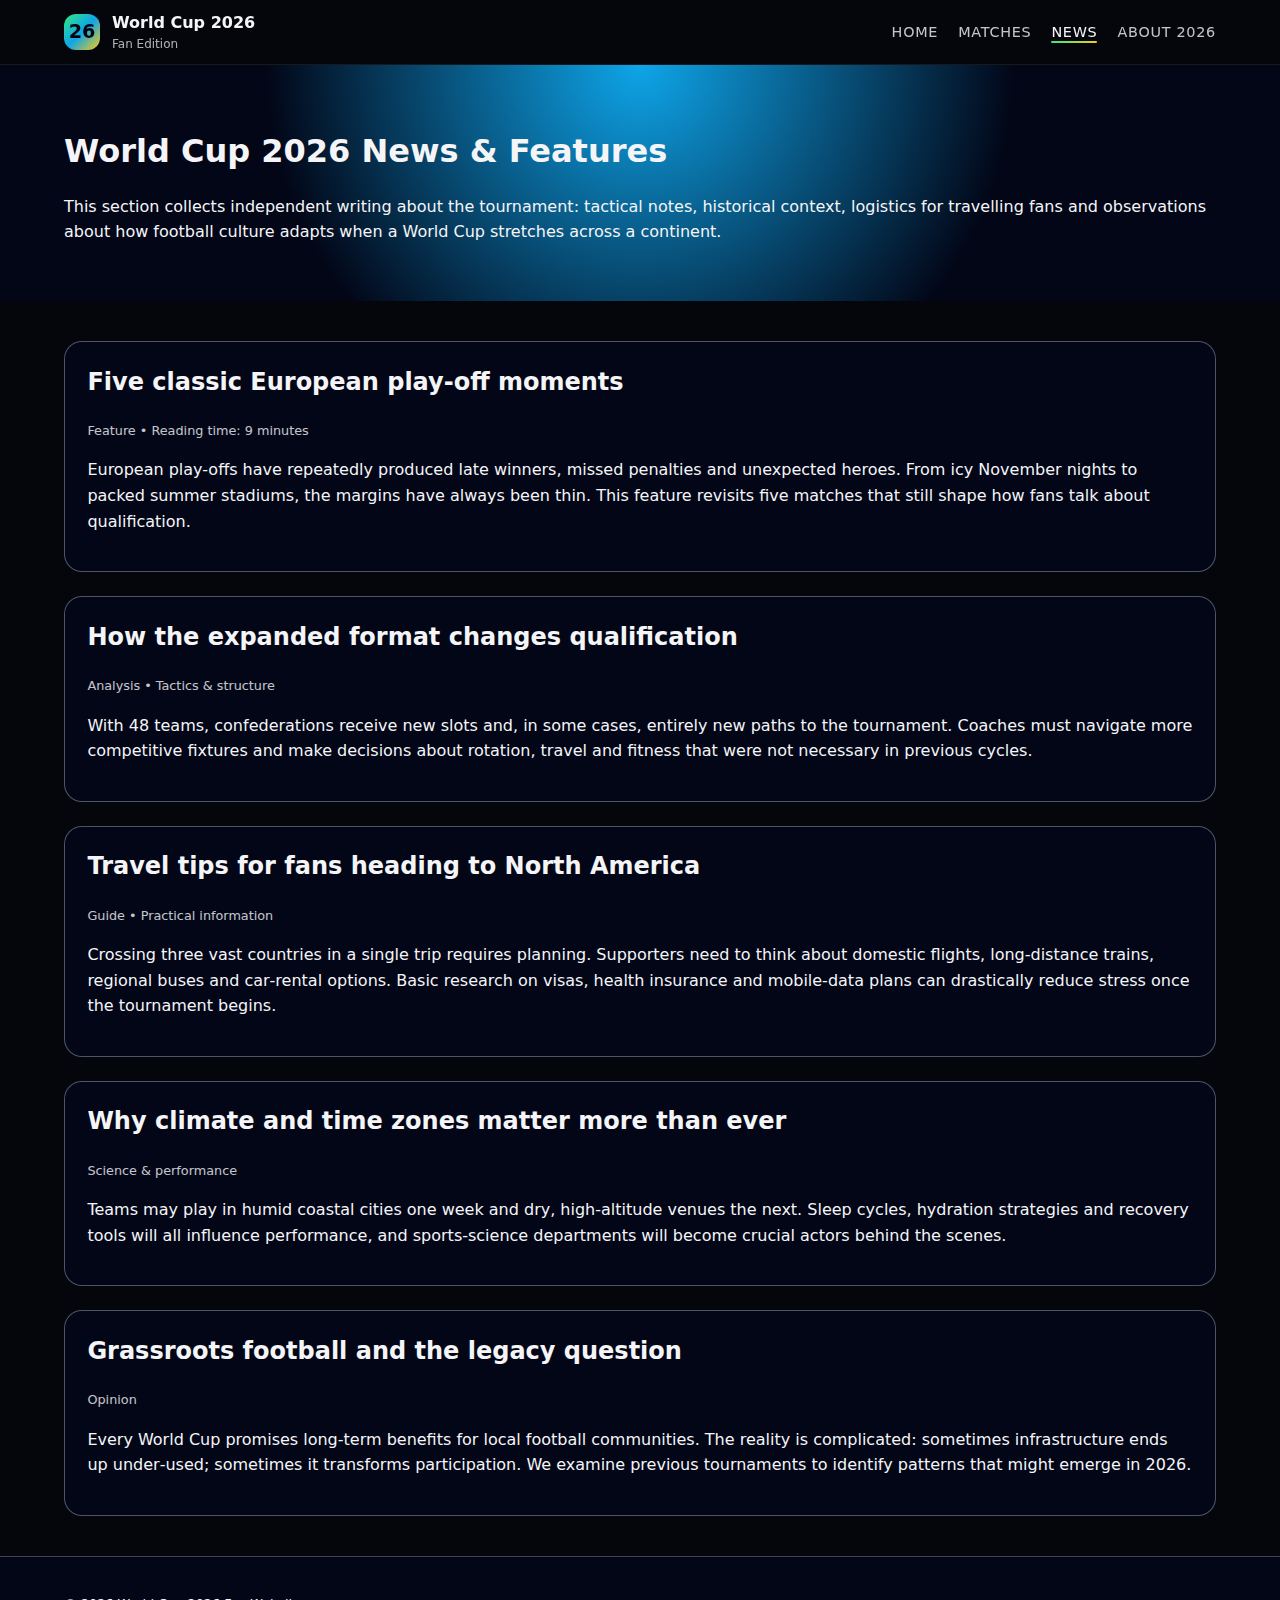
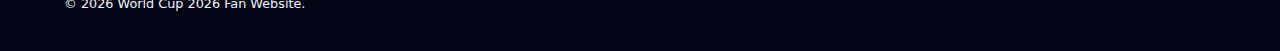
<file: news.html>
<!DOCTYPE html>
<html lang="en">
<head>
  <meta charset="UTF-8">
  <title>World Cup 2026 News, Guides & Analysis</title>
  <meta name="viewport" content="width=device-width, initial-scale=1">
  <meta name="description"
        content="World Cup 2026 news, feature stories, tactical analysis and travel guides for fans following the tournament across Canada, Mexico and the United States.">
  <link rel="canonical" href="https://www.your-domain.com/news.html">
  <link rel="stylesheet" href="assets/css/style.css">
</head>
<body>
<header class="site-header">
  <div class="container header-inner">
    <a href="index.html" class="logo">
      <div class="logo-mark">26</div>
      <div class="logo-text">
        <span class="logo-title">World Cup 2026</span>
        <span class="logo-subtitle">Fan Edition</span>
      </div>
    </a>
    <nav class="main-nav" aria-label="Primary navigation">
      <button class="nav-toggle" aria-label="Toggle navigation">
        <span></span><span></span><span></span>
      </button>
      <ul class="nav-links">
        <li><a href="index.html">Home</a></li>
        <li><a href="matches.html">Matches</a></li>
        <li><a href="news.html" class="active">News</a></li>
        <li><a href="about.html">About 2026</a></li>
      </ul>
    </nav>
  </div>
</header>

<main>
  <section class="page-header">
    <div class="container">
      <h1>World Cup 2026 News & Features</h1>
      <p>
        This section collects independent writing about the tournament: tactical notes, historical
        context, logistics for travelling fans and observations about how football culture adapts
        when a World Cup stretches across a continent.
      </p>
    </div>
  </section>

  <section class="news-listing">
    <div class="container news-list">
      <article class="news-article">
        <h2><a href="#">Five classic European play-off moments</a></h2>
        <p class="meta">Feature &bull; Reading time: 9 minutes</p>
        <p>
          European play-offs have repeatedly produced late winners, missed penalties and unexpected
          heroes. From icy November nights to packed summer stadiums, the margins have always been
          thin. This feature revisits five matches that still shape how fans talk about qualification.
        </p>
      </article>

      <article class="news-article">
        <h2><a href="#">How the expanded format changes qualification</a></h2>
        <p class="meta">Analysis &bull; Tactics &amp; structure</p>
        <p>
          With 48 teams, confederations receive new slots and, in some cases, entirely new paths to
          the tournament. Coaches must navigate more competitive fixtures and make decisions about
          rotation, travel and fitness that were not necessary in previous cycles.
        </p>
      </article>

      <article class="news-article">
        <h2><a href="#">Travel tips for fans heading to North America</a></h2>
        <p class="meta">Guide &bull; Practical information</p>
        <p>
          Crossing three vast countries in a single trip requires planning. Supporters need to think
          about domestic flights, long‑distance trains, regional buses and car‑rental options.
          Basic research on visas, health insurance and mobile‑data plans can drastically reduce
          stress once the tournament begins.
        </p>
      </article>

      <article class="news-article">
        <h2><a href="#">Why climate and time zones matter more than ever</a></h2>
        <p class="meta">Science &amp; performance</p>
        <p>
          Teams may play in humid coastal cities one week and dry, high‑altitude venues the next.
          Sleep cycles, hydration strategies and recovery tools will all influence performance, and
          sports‑science departments will become crucial actors behind the scenes.
        </p>
      </article>

      <article class="news-article">
        <h2><a href="#">Grassroots football and the legacy question</a></h2>
        <p class="meta">Opinion</p>
        <p>
          Every World Cup promises long‑term benefits for local football communities. The reality is
          complicated: sometimes infrastructure ends up under‑used; sometimes it transforms
          participation. We examine previous tournaments to identify patterns that might emerge in
          2026.
        </p>
      </article>
    </div>
  </section>
</main>

<footer class="site-footer">
  <div class="container footer-inner">
    <p>&copy; <span id="year"></span> World Cup 2026 Fan Website.</p>
  </div>
</footer>

<script src="assets/js/main.js"></script>
</body>
</html>
</file>
<file: assets/css/style.css>
/* ====== GLOBAL RESETS ====== */
*,
*::before,
*::after {
  box-sizing: border-box;
}

html {
  scroll-behavior: smooth;
}

body {
  margin: 0;
  font-family: system-ui, -apple-system, BlinkMacSystemFont, "Segoe UI", sans-serif;
  background: #05060b;
  color: #f5f5f7;
  line-height: 1.6;
}

img {
  max-width: 100%;
  display: block;
}

a {
  color: inherit;
  text-decoration: none;
}

a:hover,
a:focus {
  text-decoration: none;
}

.visually-hidden {
  position: absolute;
  width: 1px;
  height: 1px;
  padding: 0;
  margin: -1px;
  overflow: hidden;
  clip: rect(0, 0, 0, 0);
  border: 0;
}

/* ====== LAYOUT ====== */

.container {
  margin: 0 auto;
  padding: 0 1.5rem;
  max-width: 1200px;
}

.section-intro {
  max-width: 720px;
  margin-bottom: 1.5rem;
}

/* ====== HEADER & NAV ====== */

.site-header {
  position: sticky;
  top: 0;
  z-index: 20;
  background: rgba(5, 6, 11, 0.96);
  backdrop-filter: blur(12px);
  border-bottom: 1px solid rgba(255, 255, 255, 0.08);
}

.header-inner {
  display: flex;
  align-items: center;
  justify-content: space-between;
  height: 64px;
}

.logo {
  display: flex;
  align-items: center;
  gap: 0.75rem;
}

.logo-mark {
  width: 36px;
  height: 36px;
  border-radius: 12px;
  background: linear-gradient(135deg, #31e981, #0ea5e9, #facc15);
  display: flex;
  align-items: center;
  justify-content: center;
  font-weight: 800;
  color: #05060b;
  font-size: 1.2rem;
}

.logo-text {
  display: flex;
  flex-direction: column;
}

.logo-title {
  font-weight: 700;
  font-size: 1rem;
}

.logo-subtitle {
  font-size: 0.75rem;
  opacity: 0.7;
}

.main-nav {
  position: relative;
}

.nav-links {
  display: flex;
  align-items: center;
  gap: 1.25rem;
  list-style: none;
  margin: 0;
  padding: 0;
}

.nav-links a {
  position: relative;
  font-size: 0.9rem;
  text-transform: uppercase;
  letter-spacing: 0.05em;
  opacity: 0.8;
  padding-bottom: 0.15rem;
  transition: opacity 0.2s ease;
  text-decoration: none;
}

.nav-links a::after {
  content: "";
  position: absolute;
  left: 0;
  bottom: 0;
  width: 100%;
  height: 2px;
  border-radius: 999px;
  background: linear-gradient(90deg, #0ea5e9, #31e981, #facc15);
  background-size: 200% 100%;
  transform: scaleX(0);
  transform-origin: left;
  transition: transform 0.25s ease, background-position 0.4s ease;
}

.nav-links a.active,
.nav-links a:hover {
  opacity: 1;
}

.nav-links a:hover,
.nav-links a:focus {
  text-decoration: none;
}

.nav-links a:hover::after,
.nav-links a.active::after {
  transform: scaleX(1);
  background-position: 100% 0;
}

.nav-links a.active::after {
  animation: navPulse 1.8s ease-in-out infinite alternate;
}

.nav-toggle {
  display: none;
  flex-direction: column;
  gap: 4px;
  background: transparent;
  border: none;
  padding: 0;
  cursor: pointer;
}

.nav-toggle span {
  width: 20px;
  height: 2px;
  background: #f5f5f7;
  border-radius: 999px;
  transition: transform 0.2s ease, opacity 0.2s ease, width 0.2s ease;
}

.nav-toggle.active span:nth-child(1) {
  transform: translateY(6px) rotate(45deg);
  width: 22px;
}

.nav-toggle.active span:nth-child(2) {
  opacity: 0;
}

.nav-toggle.active span:nth-child(3) {
  transform: translateY(-6px) rotate(-45deg);
  width: 22px;
}

/* ====== HERO ====== */

.hero {
  padding: 3rem 0 3.5rem;
  background: radial-gradient(circle at top left, #0ea5e9 0, transparent 55%),
              radial-gradient(circle at bottom right, #31e981 0, transparent 55%),
              #05060b;
}

.hero-inner {
  display: grid;
  gap: 2.5rem;
  align-items: center;
  grid-template-columns: minmax(0, 1.35fr) minmax(0, 1fr);
}

.hero-text h1 {
  font-size: clamp(2.2rem, 4vw, 3rem);
  margin-bottom: 0.75rem;
}

.hero-text p {
  margin-top: 0;
  margin-bottom: 0.75rem;
  max-width: 640px;
}

.hero-cta {
  display: flex;
  flex-wrap: wrap;
  gap: 0.75rem;
  margin: 1.25rem 0;
}

.btn {
  display: inline-flex;
  align-items: center;
  justify-content: center;
  padding: 0.7rem 1.4rem;
  border-radius: 999px;
  font-weight: 600;
  font-size: 0.9rem;
  border: 1px solid transparent;
  cursor: pointer;
  transition: transform 0.1s ease, box-shadow 0.1s ease, background 0.2s ease, border-color 0.2s ease;
}

.btn.primary {
  background: #31e981;
  color: #05060b;
  box-shadow: 0 10px 25px rgba(49, 233, 129, 0.3);
}

.btn.primary:hover {
  transform: translateY(-1px);
  box-shadow: 0 14px 32px rgba(49, 233, 129, 0.35);
}

.btn.secondary {
  background: transparent;
  border-color: rgba(245, 245, 247, 0.4);
}

.btn.secondary:hover {
  background: rgba(15, 23, 42, 0.9);
}

.btn.ghost {
  background: transparent;
  border-color: rgba(148, 163, 184, 0.5);
}

.btn.ghost:hover {
  background: rgba(15, 23, 42, 0.95);
}

/* Hero media panels */

.hero-stats {
  display: flex;
  flex-direction: column;
  gap: 1.25rem;
}

.stat-card {
  position: relative;
  display: flex;
  align-items: center;
  gap: 1rem;
  padding: 1.2rem 1.4rem;
  border-radius: 20px;
  background: rgba(4, 7, 17, 0.65);
  border: 1px solid rgba(255, 255, 255, 0.08);
  box-shadow: 0 18px 35px rgba(3, 7, 18, 0.65);
  backdrop-filter: blur(18px);
  -webkit-backdrop-filter: blur(18px);
  overflow: hidden;
  color: #f8fafc;
  transform: translateY(10px);
  opacity: 0;
  animation: stat-fade-up 0.75s ease forwards;
  overflow: hidden;
}

.stat-card::before {
  content: "";
  position: absolute;
  inset: 0;
  border-radius: inherit;
  padding: 2px;
  background: conic-gradient(from 0deg, rgba(49, 233, 129, 0.8), rgba(14, 165, 233, 0.8), rgba(99, 102, 241, 0.75), rgba(49, 233, 129, 0.8));
  -webkit-mask:
    linear-gradient(#000 0 0) content-box,
    linear-gradient(#000 0 0);
  -webkit-mask-composite: xor;
  mask-composite: exclude;
  pointer-events: none;
  opacity: 0.65;
  animation: glowSweep 6s linear infinite;
}

.stat-card:nth-child(1) {
  animation-delay: 0.1s;
}

.stat-card:nth-child(2) {
  animation-delay: 0.22s;
}

.stat-card:nth-child(3) {
  animation-delay: 0.34s;
}

.stat-icon {
  flex-shrink: 0;
  width: 3.2rem;
  height: 3.2rem;
  border-radius: 999px;
  display: inline-flex;
  align-items: center;
  justify-content: center;
  font-size: 1.5rem;
  background: radial-gradient(circle at 30% 0%, rgba(255, 255, 255, 0.4), rgba(15, 23, 42, 0.8));
  box-shadow: 0 12px 25px rgba(2, 6, 23, 0.55);
}

.stat-icon.triple-flag {
  width: 3.2rem;
  height: 3.2rem;
  flex-direction: row;
  align-items: center;
  justify-content: center;
  gap: 0.12rem;
  padding: 0.3rem;
}

.stat-icon.triple-flag img {
  width: 0.9rem;
  height: 1.4rem;
  border-radius: 0.35rem;
  object-fit: cover;
  filter: drop-shadow(0 4px 6px rgba(0, 0, 0, 0.4));
}

.stat-text {
  display: flex;
  flex-direction: column;
  gap: 0.15rem;
}

.stat-number {
  font-size: 1.8rem;
  font-weight: 800;
  letter-spacing: 0.04em;
}

.stat-label {
  font-size: 0.85rem;
  text-transform: uppercase;
  letter-spacing: 0.12em;
  opacity: 0.85;
}

.stat-caption {
  font-size: 0.8rem;
  opacity: 0.7;
}

.stat-card:hover {
  transform: translateY(-4px) scale(1.03);
  box-shadow: 0 25px 55px rgba(2, 6, 23, 0.8);
}

/* ====== COUNTDOWN ====== */

.countdown {
  margin-top: 1.5rem;
  border-radius: 20px;
  position: relative;
  overflow: hidden;
  background: radial-gradient(circle at 20% 20%, rgba(14, 165, 233, 0.25), transparent 45%),
              radial-gradient(circle at 85% 30%, rgba(49, 233, 129, 0.2), transparent 55%),
              rgba(5, 6, 11, 0.9);
  padding: 1rem 1.25rem;
  border: 1px solid rgba(148, 163, 184, 0.25);
  box-shadow: 0 18px 45px rgba(2, 6, 23, 0.65);
}

.countdown::before {
  content: "";
  position: absolute;
  inset: -1px;
  padding: 1px;
  border-radius: 22px;
  background: linear-gradient(135deg, rgba(49, 233, 129, 0.8), rgba(14, 165, 233, 0.8), rgba(99, 102, 241, 0.8));
  -webkit-mask: linear-gradient(#fff 0 0) content-box, linear-gradient(#fff 0 0);
  -webkit-mask-composite: xor;
  mask-composite: exclude;
  animation: borderGlow 6s linear infinite;
  pointer-events: none;
}

.countdown h2 {
  font-size: 1rem;
  margin-top: 0;
}

.countdown-grid {
  display: grid;
  grid-template-columns: repeat(4, minmax(0, 1fr));
  gap: 0.75rem;
  margin-bottom: 0.5rem;
}

.countdown-grid div {
  text-align: center;
  padding: 0.4rem 0.2rem;
  border-radius: 12px;
  background: rgba(3, 6, 20, 0.85);
  border: 1px solid rgba(148, 163, 184, 0.25);
  position: relative;
  overflow: hidden;
}

.countdown-grid div::after {
  content: "";
  position: absolute;
  inset: -40%;
  border-radius: inherit;
  background: radial-gradient(circle at 30% 30%, rgba(49, 233, 129, 0.45), transparent 55%),
              radial-gradient(circle at 70% 20%, rgba(14, 165, 233, 0.4), transparent 60%),
              radial-gradient(circle at 40% 80%, rgba(99, 102, 241, 0.45), transparent 60%);
  filter: blur(10px);
  opacity: 0.75;
  animation: countdownGlow 7s ease-in-out infinite;
  z-index: 0;
}

.countdown-grid div::before {
  content: "";
  position: absolute;
  inset: 2px;
  border-radius: inherit;
  background: rgba(8, 14, 32, 0.92);
  z-index: 1;
}

.countdown-grid div > * {
  position: relative;
  z-index: 2;
}

.countdown-grid span {
  display: block;
  font-size: 1.2rem;
  font-weight: 700;
  z-index: 1;
  position: relative;
  animation: digitPulse 3s ease-in-out infinite;
}

.countdown-grid small {
  font-size: 0.7rem;
  text-transform: uppercase;
  letter-spacing: 0.08em;
  opacity: 0.7;
}

.countdown-note {
  margin: 0;
  font-size: 0.8rem;
  opacity: 0.8;
}

/* ====== SECTIONS ====== */

section {
  padding: 2.5rem 0;
}

.hosts {
  background: #050816;
}

.format {
  background: #020617;
}

.featured-matches {
  background: #020617;
}

.latest-news {
  background: #050816;
}

.disclaimer {
  background: #020617;
  font-size: 0.85rem;
}

/* ====== CARDS & GRIDS ====== */

.card-grid {
  display: grid;
  gap: 1.5rem;
}

.card {
  padding: 1.25rem 1.4rem;
  border-radius: 18px;
  background: radial-gradient(circle at top left, rgba(148, 163, 184, 0.15), transparent 55%),
              #020617;
  border: 1px solid rgba(148, 163, 184, 0.3);
}

.card h3 {
  margin-top: 0;
}

.card ul {
  padding-left: 1.1rem;
  margin-bottom: 0;
}

.format-inner {
  display: grid;
  gap: 2rem;
  align-items: start;
}

.pill {
  padding: 1rem 1.25rem;
  border-radius: 16px;
  background: rgba(15, 23, 42, 0.95);
  border: 1px solid rgba(79, 70, 229, 0.6);
  margin-bottom: 0.75rem;
}

.pill h3 {
  margin-top: 0;
}

/* ====== TABLES ====== */

.table-wrapper {
  overflow-x: auto;
}

.matches-table {
  width: 100%;
  border-collapse: collapse;
  font-size: 0.9rem;
}

.matches-table th,
.matches-table td {
  padding: 0.6rem 0.75rem;
  white-space: nowrap;
}

.matches-table thead {
  background: rgba(15, 23, 42, 0.95);
}

.matches-table tbody tr:nth-child(odd) {
  background: rgba(15, 23, 42, 0.7);
}

.matches-table tbody tr:nth-child(even) {
  background: rgba(15, 23, 42, 0.9);
}

.matches-table th {
  text-align: left;
  font-size: 0.8rem;
  text-transform: uppercase;
  letter-spacing: 0.06em;
  opacity: 0.8;
}

.link-more {
  font-weight: 600;
  font-size: 0.85rem;
  color: #31e981;
}

/* ====== NEWS CARDS ====== */

.news-grid {
  grid-template-columns: repeat(auto-fit, minmax(220px, 1fr));
}

.news-card {
  padding: 1.1rem 1.3rem;
  border-radius: 18px;
  background: radial-gradient(circle at top, rgba(56, 189, 248, 0.2), transparent 55%),
              #020617;
  border: 1px solid rgba(56, 189, 248, 0.6);
}

.news-tag {
  display: inline-flex;
  padding: 0.2rem 0.6rem;
  border-radius: 999px;
  font-size: 0.7rem;
  text-transform: uppercase;
  letter-spacing: 0.09em;
  background: rgba(15, 23, 42, 0.9);
  border: 1px solid rgba(148, 163, 184, 0.5);
  margin-bottom: 0.4rem;
}

/* ====== PAGE HEADERS ====== */

.page-header {
  background: radial-gradient(circle at top, #0ea5e9 0, transparent 55%),
              #020617;
}

.page-header h1 {
  margin-bottom: 0.75rem;
}

/* ====== FILTERS ====== */

.filters {
  margin-top: 1.25rem;
  display: flex;
  flex-wrap: wrap;
  gap: 0.75rem;
  align-items: center;
}

.filters label {
  font-size: 0.85rem;
  opacity: 0.85;
}

.filters select {
  background: #020617;
  color: #f5f5f7;
  border-radius: 999px;
  border: 1px solid rgba(148, 163, 184, 0.7);
  padding: 0.4rem 0.9rem;
  font-size: 0.85rem;
}

/* ====== INFO BLOCKS ====== */

.info-block {
  background: #020617;
}

.info-block.alt {
  background: #050816;
}

/* ====== MATCH CENTRE ====== */

.match-hero {
  background: radial-gradient(circle at top, #6366f1 0, transparent 55%),
              radial-gradient(circle at bottom, #0ea5e9 0, transparent 55%),
              #020617;
  padding-top: 2.5rem;
  padding-bottom: 1.5rem;
}

.match-hero-inner {
  display: grid;
  grid-template-columns: repeat(3, minmax(0, 1fr));
  align-items: center;
  gap: 1rem;
  text-align: center;
}

.team-name {
  font-weight: 700;
  font-size: 1.1rem;
}

.flag {
  font-size: 1.8rem;
  display: block;
  margin-top: 0.25rem;
}

.match-score .score {
  font-size: 2.2rem;
  font-weight: 800;
}

.match-info {
  margin: 0.4rem 0 0;
  font-size: 0.85rem;
}

.match-tabs {
  margin-top: 1.5rem;
  display: flex;
  flex-wrap: wrap;
  gap: 0.6rem;
}

.tab-link {
  border-radius: 999px;
  border: 1px solid transparent;
  padding: 0.4rem 0.9rem;
  font-size: 0.8rem;
  text-transform: uppercase;
  letter-spacing: 0.08em;
  background: rgba(15, 23, 42, 0.85);
  color: #e5e7eb;
  cursor: pointer;
}

.tab-link.active {
  border-color: #31e981;
  background: #020617;
}

.tab-panel {
  display: none;
  background: #020617;
}

.tab-panel.active {
  display: block;
}

.match-centre section {
  padding: 2rem 0;
}

.match-meta {
  list-style: none;
  padding-left: 0;
  font-size: 0.9rem;
}

.match-meta li + li {
  margin-top: 0.2rem;
}

.h2h-grid {
  display: grid;
  grid-template-columns: repeat(auto-fit, minmax(160px, 1fr));
  gap: 1.25rem;
  margin-bottom: 1.5rem;
}

.h2h-grid > div {
  padding: 1rem 1.1rem;
  border-radius: 16px;
  background: rgba(15, 23, 42, 0.9);
  border: 1px solid rgba(148, 163, 184, 0.5);
  text-align: center;
}

.big-number {
  font-size: 2rem;
  margin: 0.3rem 0;
}

.related-matches-list {
  list-style: none;
  padding-left: 0;
  font-size: 0.9rem;
}

.related-matches-list li + li {
  margin-top: 0.25rem;
}

/* ====== NEWS LISTING PAGE ====== */

.news-list {
  display: grid;
  gap: 1.5rem;
}

.news-article {
  padding: 1.3rem 1.4rem;
  border-radius: 18px;
  background: #020617;
  border: 1px solid rgba(148, 163, 184, 0.5);
}

.news-article h2 {
  margin-top: 0;
}

.news-article .meta {
  font-size: 0.8rem;
  opacity: 0.8;
}

/* ====== FOOTER ====== */

.site-footer {
  border-top: 1px solid rgba(148, 163, 184, 0.4);
  background: #020617;
  padding: 1.5rem 0;
  font-size: 0.8rem;
}

.footer-inner {
  display: flex;
  flex-wrap: wrap;
  gap: 0.75rem;
  align-items: center;
  justify-content: space-between;
}

.site-footer nav a {
  margin-left: 1rem;
  opacity: 0.8;
  font-size: 0.8rem;
}

.site-footer nav a:hover {
  opacity: 1;
}


@keyframes navPulse {
  0% {
    background-position: 0% 0;
  }
  100% {
    background-position: 100% 0;
  }
}

@keyframes digitPulse {
  0% {
    text-shadow: 0 0 0 rgba(49, 233, 129, 0);
    color: #f5f5f7;
  }
  50% {
    text-shadow: 0 0 12px rgba(49, 233, 129, 0.4);
    color: #31e981;
  }
  100% {
    text-shadow: 0 0 0 rgba(49, 233, 129, 0);
    color: #f5f5f7;
  }
}

@keyframes borderGlow {
  0% {
    opacity: 0.45;
    filter: blur(0px);
  }
  50% {
    opacity: 0.9;
    filter: blur(0.5px);
  }
  100% {
    opacity: 0.45;
    filter: blur(0px);
  }
}

@keyframes glowSweep {
  0% {
    transform: rotate(0deg);
  }
  100% {
    transform: rotate(360deg);
  }
}

@keyframes countdownGlow {
  0% {
    transform: translate(-10%, -10%) scale(1);
    opacity: 0.5;
  }
  50% {
    transform: translate(10%, 10%) scale(1.2);
    opacity: 0.9;
  }
  100% {
    transform: translate(-15%, 5%) scale(1);
    opacity: 0.5;
  }
}

@keyframes stat-fade-up {
  from {
    opacity: 0;
    transform: translateY(18px);
  }
  to {
    opacity: 1;
    transform: translateY(0);
  }
}

/* ====== RESPONSIVE ====== */

@media (min-width: 768px) {
  .hero-inner {
    grid-template-columns: minmax(0, 1.4fr) minmax(0, 1fr);
  }

  .card-grid {
    grid-template-columns: repeat(3, minmax(0, 1fr));
  }
}

@media (max-width: 767px) {
  .header-inner {
    height: auto;
    padding-top: 0.5rem;
    padding-bottom: 0.5rem;
  }

  .nav-toggle {
    display: flex;
  }

  .nav-links {
    position: absolute;
    right: 0;
    top: 110%;
    flex-direction: column;
    background: #020617;
    padding: 0.75rem 1rem;
    border-radius: 12px;
    border: 1px solid rgba(148, 163, 184, 0.4);
    min-width: 180px;
    transform-origin: top right;
    transform: scale(0.9);
    opacity: 0;
    pointer-events: none;
    transition: opacity 0.15s ease, transform 0.15s ease;
  }

  .nav-links.open {
    opacity: 1;
    pointer-events: auto;
    transform: scale(1);
  }

  .match-hero-inner {
    grid-template-columns: 1fr;
  }

  .hero {
    padding-top: 2.3rem;
  }

  .hero-inner {
    grid-template-columns: 1fr;
  }

  .hero-stats {
    flex-direction: row;
    flex-wrap: wrap;
    gap: 1rem;
  }

  .stat-card {
    flex: 1 1 min(260px, 100%);
  }

  .stat-card:nth-child(3) {
    flex-basis: 100%;
  }

  .countdown-grid {
    grid-template-columns: repeat(2, minmax(0, 1fr));
  }
}

@media (max-width: 520px) {
  .hero-stats {
    flex-direction: column;
  }

  .stat-card {
    width: 100%;
  }

  .stat-icon.triple-flag {
    width: 3rem;
    height: 3rem;
    padding: 0.25rem;
  }

  .stat-icon.triple-flag img {
    width: 0.85rem;
    height: 1.25rem;
  }
}
</file>
